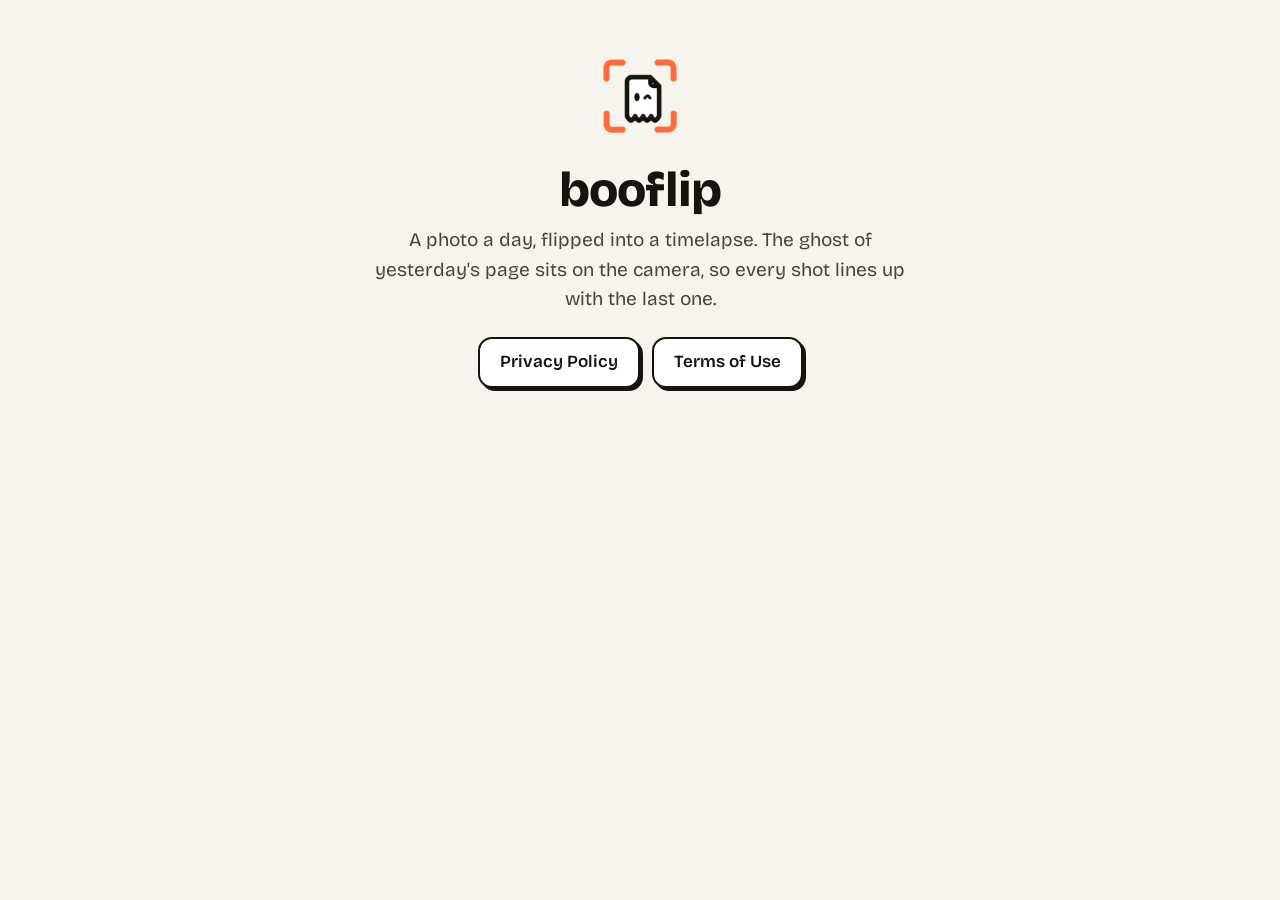
<file: index.html>
<!doctype html>
<html lang="en">
<head>
  <meta charset="utf-8">
  <meta name="viewport" content="width=device-width, initial-scale=1">
  <title>Booflip</title>
  <meta name="description" content="Booflip turns a photo a day into a flipbook. Every shot lines up with the last one.">
  <link rel="icon" href="ghost.png">
  <link rel="stylesheet" href="style.css">
</head>
<body>
  <main class="wrap">
    <section class="hero">
      <img src="ghost.png" alt="">
      <h1>booflip</h1>
      <p>A photo a day, flipped into a timelapse. The ghost of yesterday's page sits on the camera, so every shot lines up with the last one.</p>
      <div class="links">
        <a class="chip" href="privacy/">Privacy Policy</a>
        <a class="chip" href="terms/">Terms of Use</a>
      </div>
    </section>
  </main>
</body>
</html>
</file>
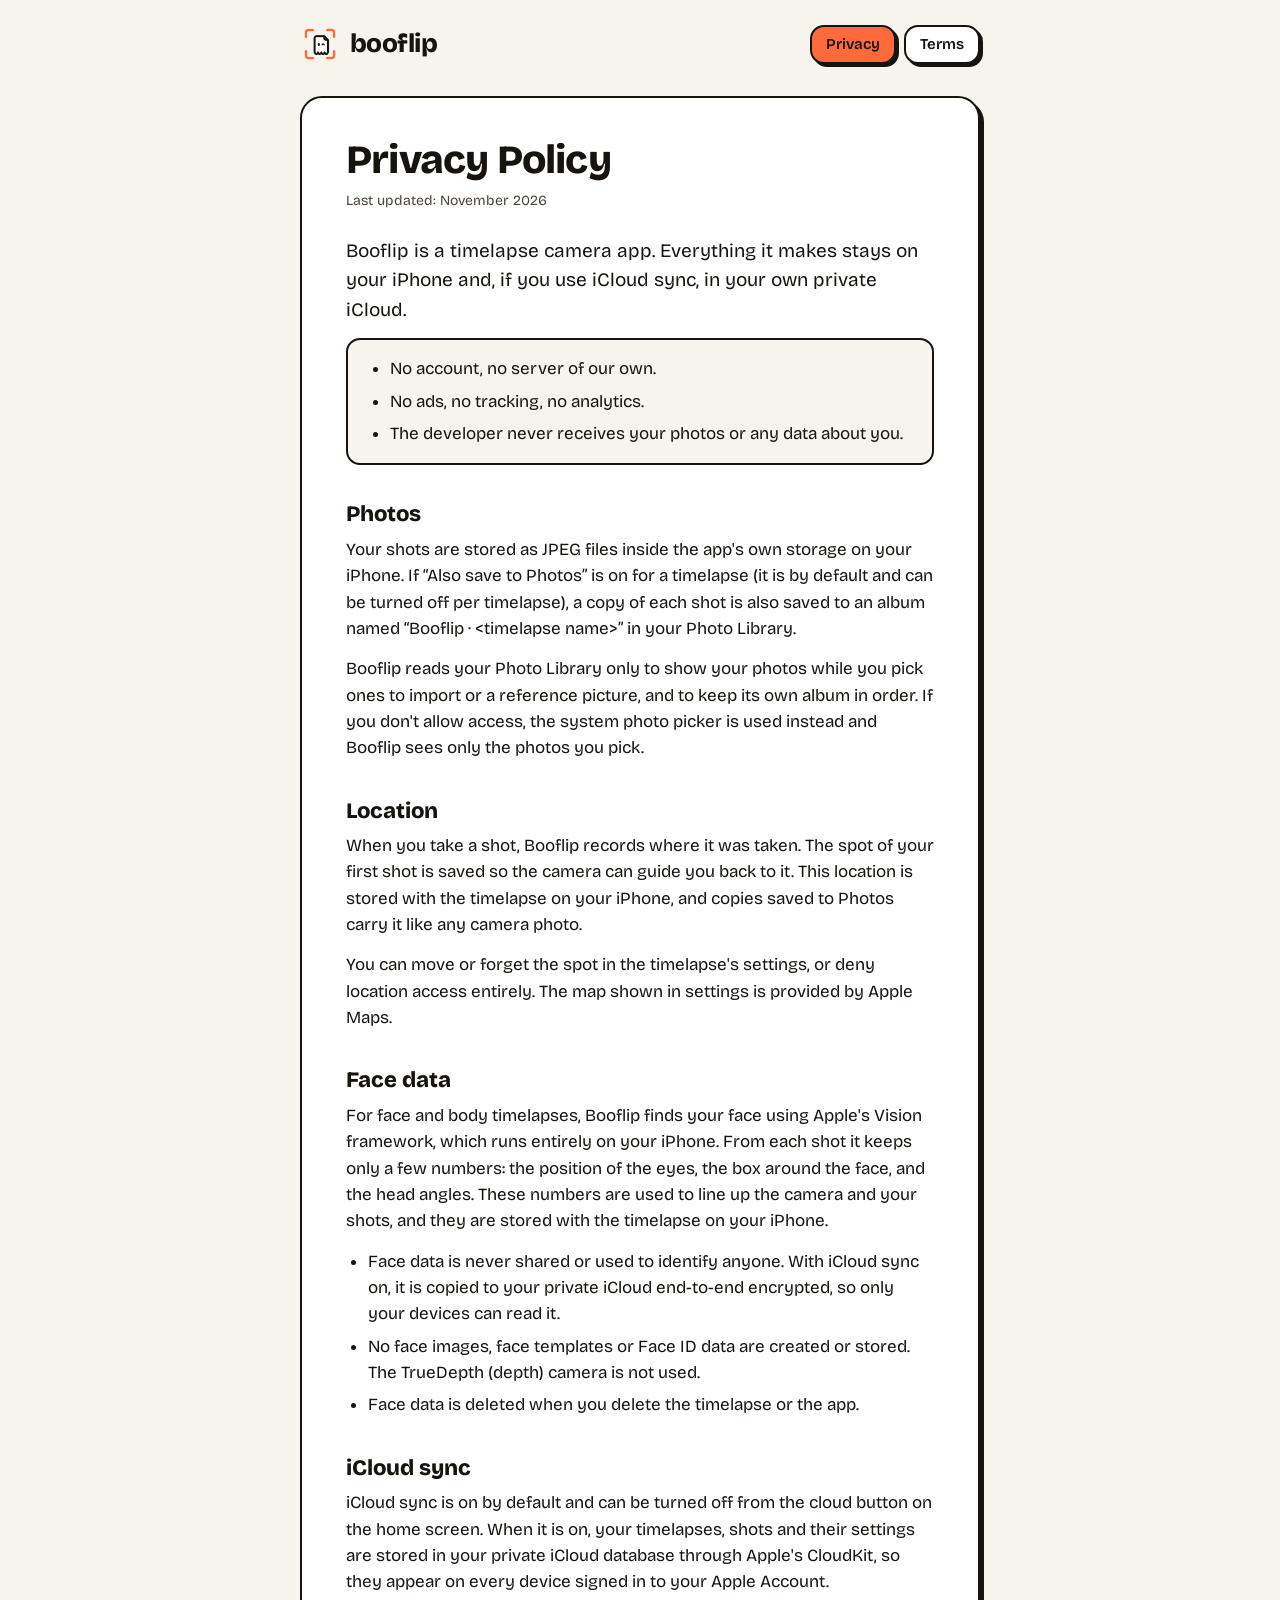
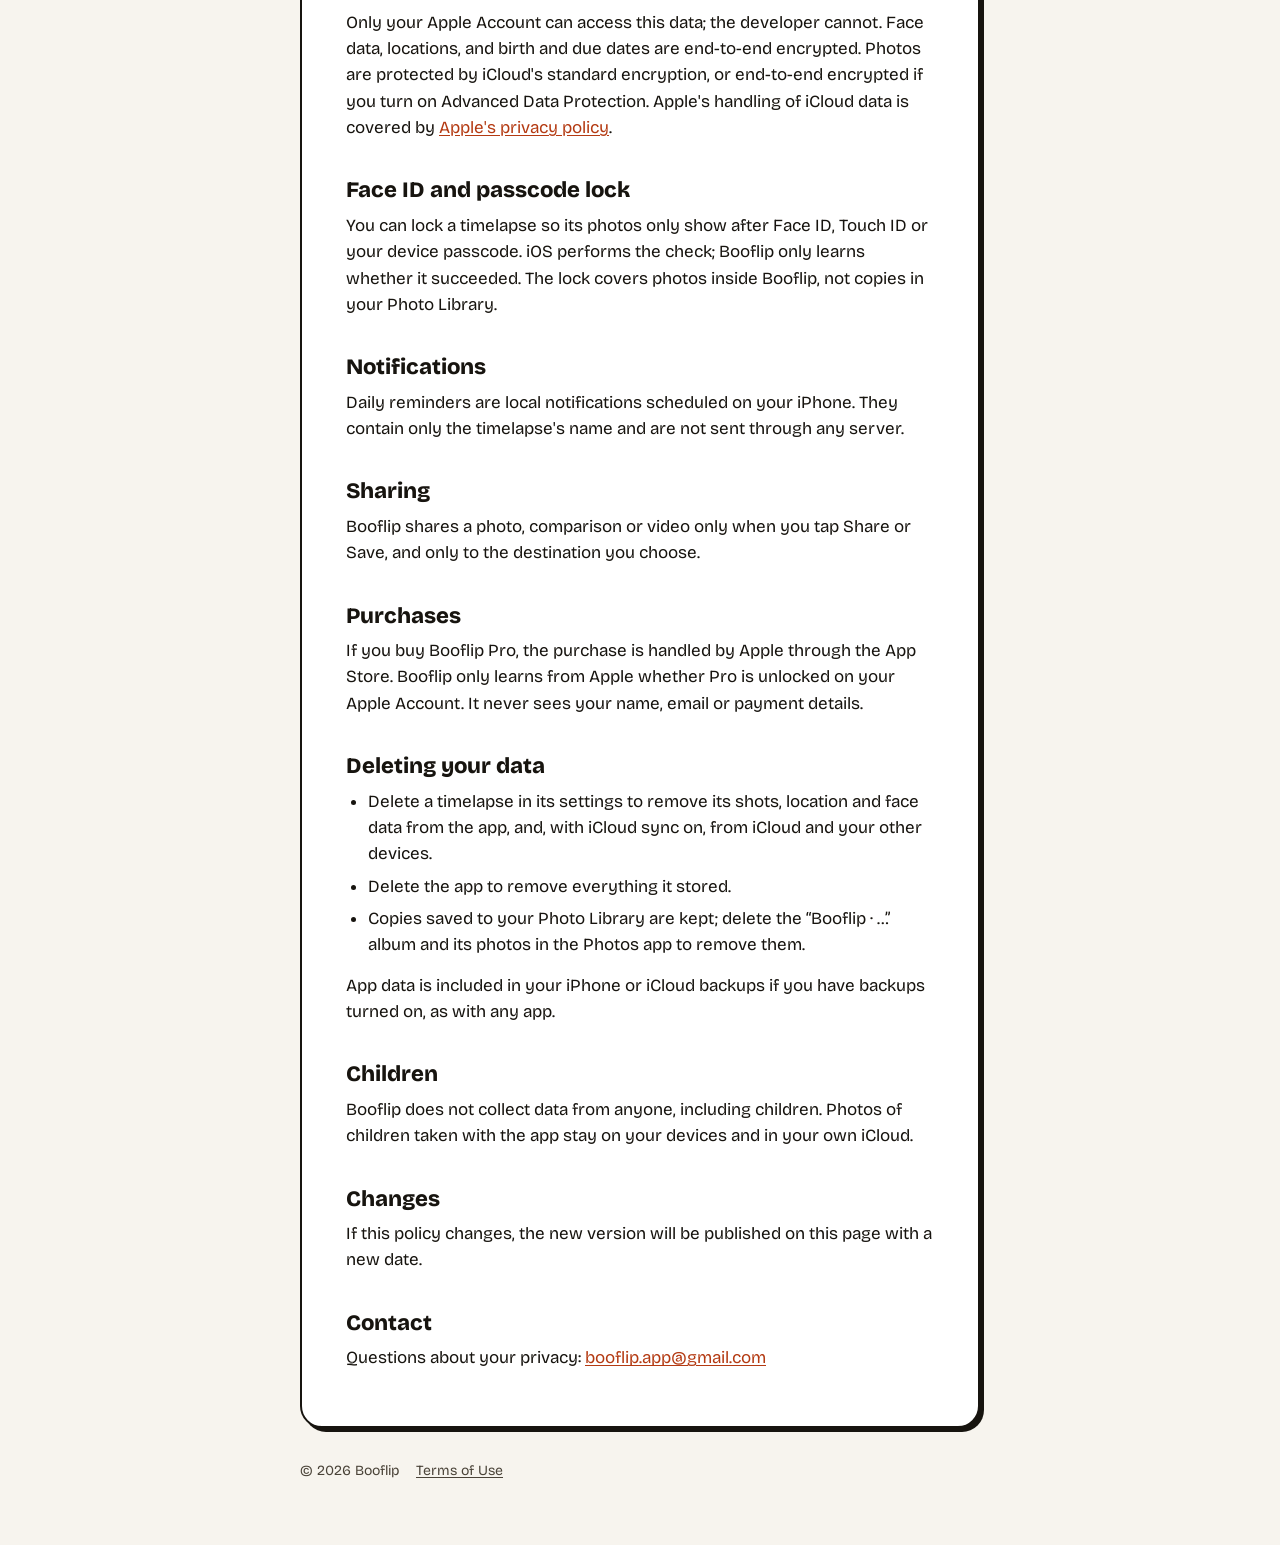
<file: privacy/index.html>
<!doctype html>
<html lang="en">
<head>
  <meta charset="utf-8">
  <meta name="viewport" content="width=device-width, initial-scale=1">
  <title>Booflip Privacy Policy</title>
  <meta name="description" content="Booflip keeps your photos on your iPhone and in your own iCloud. No account, no ads, no tracking, no analytics.">
  <link rel="icon" href="../ghost.png">
  <link rel="stylesheet" href="../style.css">
</head>
<body>
  <div class="wrap">
    <header class="site">
      <a class="brand" href="../"><img src="../ghost.png" alt="">booflip</a>
      <nav class="site">
        <a class="chip" href="./" aria-current="page">Privacy</a>
        <a class="chip" href="../terms/">Terms</a>
      </nav>
    </header>

    <main class="card">
      <!-- Keep in sync with PRIVACY.md at the root of the app repo. -->
      <h1>Privacy Policy</h1>
      <p class="updated">Last updated: November 2026</p>

      <p class="lede">Booflip is a timelapse camera app. Everything it makes stays on your iPhone and, if you use iCloud sync, in your own private iCloud.</p>

      <div class="summary">
        <ul>
          <li>No account, no server of our own.</li>
          <li>No ads, no tracking, no analytics.</li>
          <li>The developer never receives your photos or any data about you.</li>
        </ul>
      </div>

      <h2>Photos</h2>
      <p>Your shots are stored as JPEG files inside the app's own storage on your iPhone. If “Also save to Photos” is on for a timelapse (it is by default and can be turned off per timelapse), a copy of each shot is also saved to an album named “Booflip · &lt;timelapse name&gt;” in your Photo Library.</p>
      <p>Booflip reads your Photo Library only to show your photos while you pick ones to import or a reference picture, and to keep its own album in order. If you don't allow access, the system photo picker is used instead and Booflip sees only the photos you pick.</p>

      <h2>Location</h2>
      <p>When you take a shot, Booflip records where it was taken. The spot of your first shot is saved so the camera can guide you back to it. This location is stored with the timelapse on your iPhone, and copies saved to Photos carry it like any camera photo.</p>
      <p>You can move or forget the spot in the timelapse's settings, or deny location access entirely. The map shown in settings is provided by Apple Maps.</p>

      <h2>Face data</h2>
      <p>For face and body timelapses, Booflip finds your face using Apple's Vision framework, which runs entirely on your iPhone. From each shot it keeps only a few numbers: the position of the eyes, the box around the face, and the head angles. These numbers are used to line up the camera and your shots, and they are stored with the timelapse on your iPhone.</p>
      <ul>
        <li>Face data is never shared or used to identify anyone. With iCloud sync on, it is copied to your private iCloud end-to-end encrypted, so only your devices can read it.</li>
        <li>No face images, face templates or Face ID data are created or stored. The TrueDepth (depth) camera is not used.</li>
        <li>Face data is deleted when you delete the timelapse or the app.</li>
      </ul>

      <h2>iCloud sync</h2>
      <p>iCloud sync is on by default and can be turned off from the cloud button on the home screen. When it is on, your timelapses, shots and their settings are stored in your private iCloud database through Apple's CloudKit, so they appear on every device signed in to your Apple Account.</p>
      <p>Only your Apple Account can access this data; the developer cannot. Face data, locations, and birth and due dates are end-to-end encrypted. Photos are protected by iCloud's standard encryption, or end-to-end encrypted if you turn on Advanced Data Protection. Apple's handling of iCloud data is covered by <a href="https://www.apple.com/legal/privacy/">Apple's privacy policy</a>.</p>

      <h2>Face ID and passcode lock</h2>
      <p>You can lock a timelapse so its photos only show after Face ID, Touch ID or your device passcode. iOS performs the check; Booflip only learns whether it succeeded. The lock covers photos inside Booflip, not copies in your Photo Library.</p>

      <h2>Notifications</h2>
      <p>Daily reminders are local notifications scheduled on your iPhone. They contain only the timelapse's name and are not sent through any server.</p>

      <h2>Sharing</h2>
      <p>Booflip shares a photo, comparison or video only when you tap Share or Save, and only to the destination you choose.</p>

      <h2>Purchases</h2>
      <p>If you buy Booflip Pro, the purchase is handled by Apple through the App Store. Booflip only learns from Apple whether Pro is unlocked on your Apple Account. It never sees your name, email or payment details.</p>

      <h2>Deleting your data</h2>
      <ul>
        <li>Delete a timelapse in its settings to remove its shots, location and face data from the app, and, with iCloud sync on, from iCloud and your other devices.</li>
        <li>Delete the app to remove everything it stored.</li>
        <li>Copies saved to your Photo Library are kept; delete the “Booflip · …” album and its photos in the Photos app to remove them.</li>
      </ul>
      <p>App data is included in your iPhone or iCloud backups if you have backups turned on, as with any app.</p>

      <h2>Children</h2>
      <p>Booflip does not collect data from anyone, including children. Photos of children taken with the app stay on your devices and in your own iCloud.</p>

      <h2>Changes</h2>
      <p>If this policy changes, the new version will be published on this page with a new date.</p>

      <h2>Contact</h2>
      <p>Questions about your privacy: <a href="mailto:booflip.app@gmail.com">booflip.app@gmail.com</a></p>
    </main>

    <footer class="site">
      <span>© 2026 Booflip</span>
      <a href="../terms/">Terms of Use</a>
    </footer>
  </div>
</body>
</html>
</file>
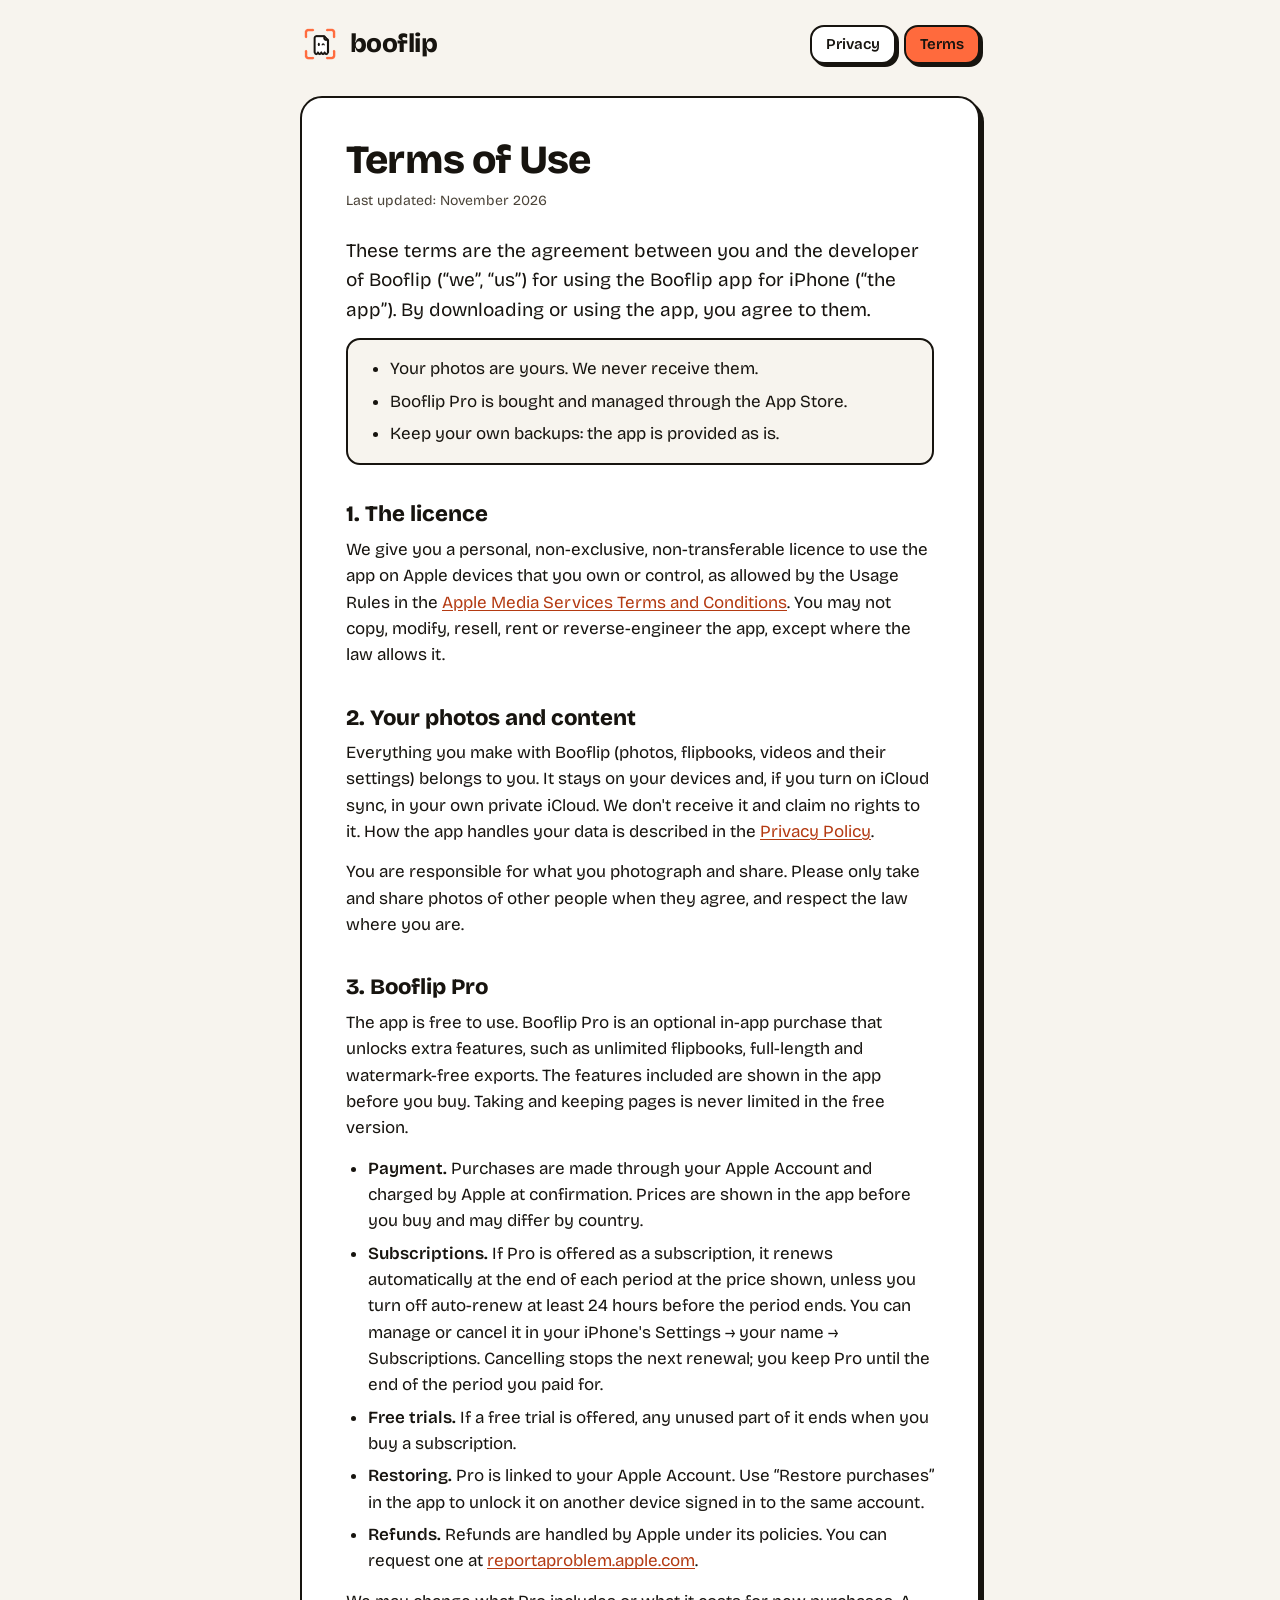
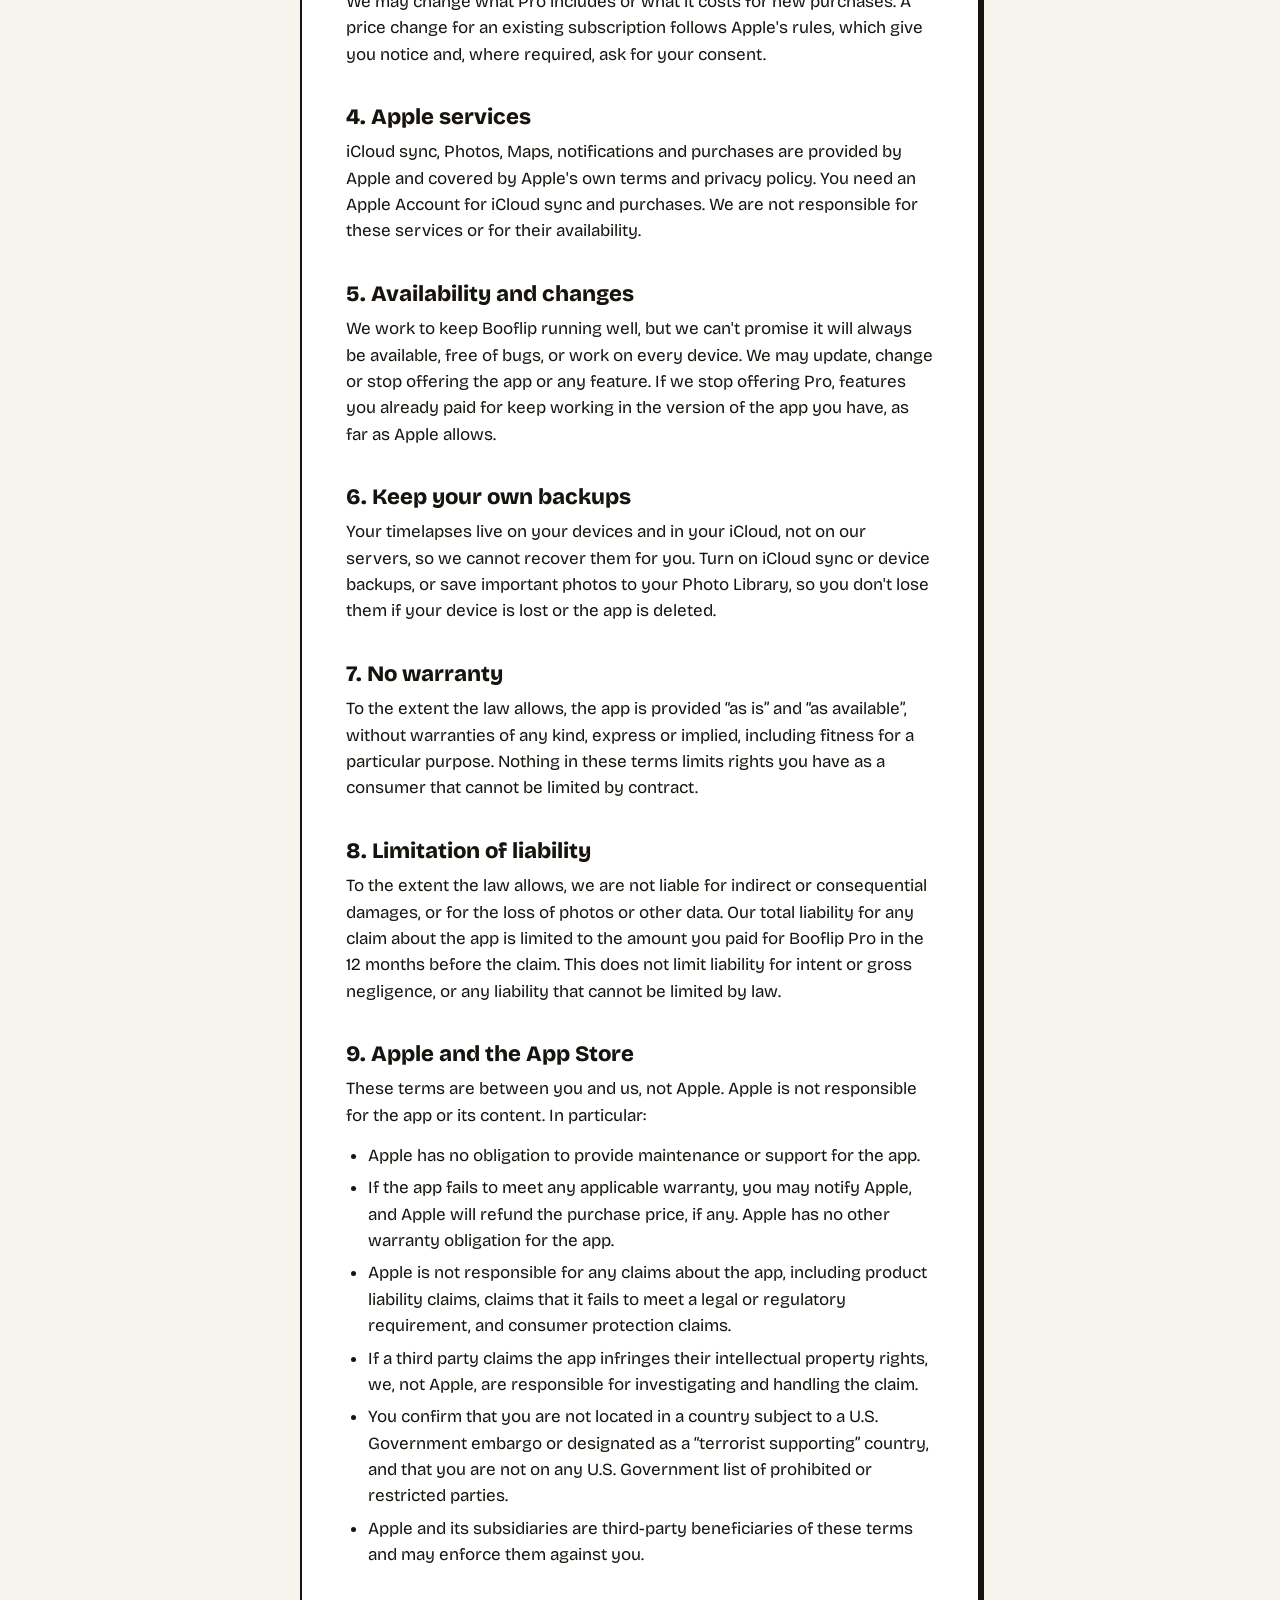
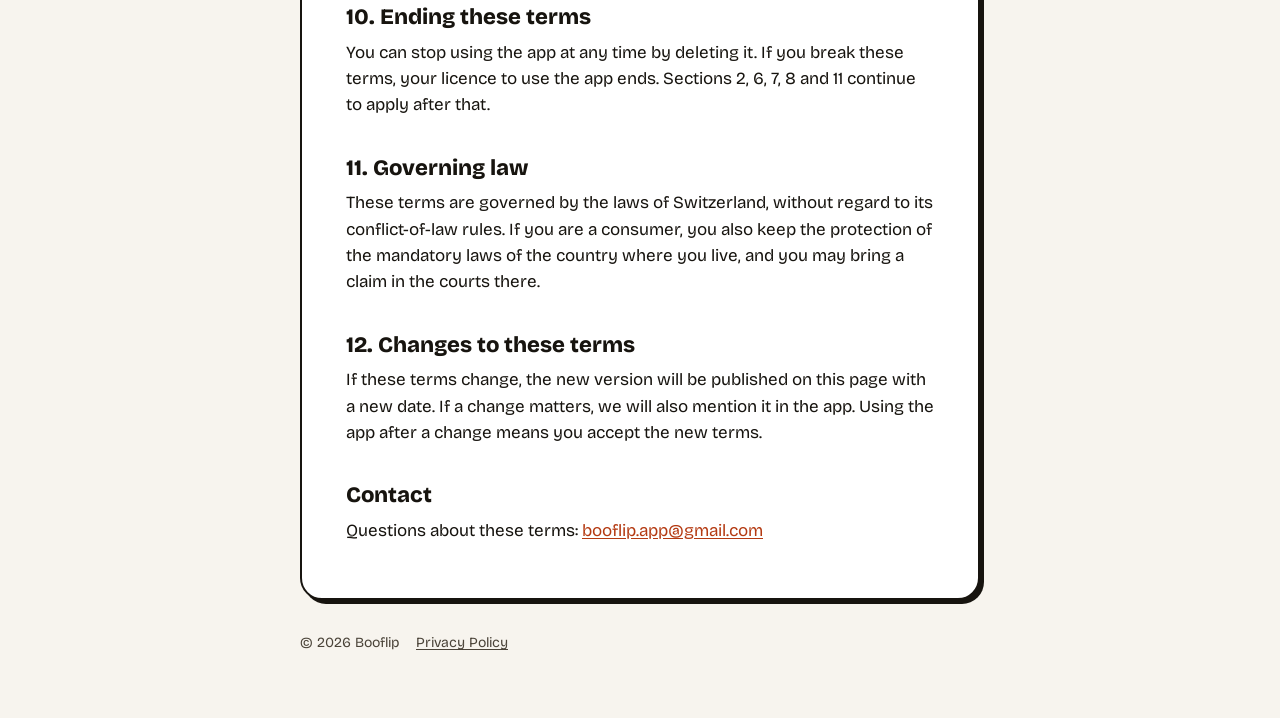
<file: terms/index.html>
<!doctype html>
<html lang="en">
<head>
  <meta charset="utf-8">
  <meta name="viewport" content="width=device-width, initial-scale=1">
  <title>Booflip Terms of Use</title>
  <meta name="description" content="The terms for using the Booflip app and Booflip Pro.">
  <link rel="icon" href="../ghost.png">
  <link rel="stylesheet" href="../style.css">
</head>
<body>
  <div class="wrap">
    <header class="site">
      <a class="brand" href="../"><img src="../ghost.png" alt="">booflip</a>
      <nav class="site">
        <a class="chip" href="../privacy/">Privacy</a>
        <a class="chip" href="./" aria-current="page">Terms</a>
      </nav>
    </header>

    <main class="card">
      <h1>Terms of Use</h1>
      <p class="updated">Last updated: November 2026</p>

      <p class="lede">These terms are the agreement between you and the developer of Booflip (“we”, “us”) for using the Booflip app for iPhone (“the app”). By downloading or using the app, you agree to them.</p>

      <div class="summary">
        <ul>
          <li>Your photos are yours. We never receive them.</li>
          <li>Booflip Pro is bought and managed through the App Store.</li>
          <li>Keep your own backups: the app is provided as is.</li>
        </ul>
      </div>

      <h2>1. The licence</h2>
      <p>We give you a personal, non-exclusive, non-transferable licence to use the app on Apple devices that you own or control, as allowed by the Usage Rules in the <a href="https://www.apple.com/legal/internet-services/itunes/">Apple Media Services Terms and Conditions</a>. You may not copy, modify, resell, rent or reverse-engineer the app, except where the law allows it.</p>

      <h2>2. Your photos and content</h2>
      <p>Everything you make with Booflip (photos, flipbooks, videos and their settings) belongs to you. It stays on your devices and, if you turn on iCloud sync, in your own private iCloud. We don't receive it and claim no rights to it. How the app handles your data is described in the <a href="../privacy/">Privacy Policy</a>.</p>
      <p>You are responsible for what you photograph and share. Please only take and share photos of other people when they agree, and respect the law where you are.</p>

      <h2>3. Booflip Pro</h2>
      <p>The app is free to use. Booflip Pro is an optional in-app purchase that unlocks extra features, such as unlimited flipbooks, full-length and watermark-free exports. The features included are shown in the app before you buy. Taking and keeping pages is never limited in the free version.</p>
      <ul>
        <li><strong>Payment.</strong> Purchases are made through your Apple Account and charged by Apple at confirmation. Prices are shown in the app before you buy and may differ by country.</li>
        <li><strong>Subscriptions.</strong> If Pro is offered as a subscription, it renews automatically at the end of each period at the price shown, unless you turn off auto-renew at least 24 hours before the period ends. You can manage or cancel it in your iPhone's Settings → your name → Subscriptions. Cancelling stops the next renewal; you keep Pro until the end of the period you paid for.</li>
        <li><strong>Free trials.</strong> If a free trial is offered, any unused part of it ends when you buy a subscription.</li>
        <li><strong>Restoring.</strong> Pro is linked to your Apple Account. Use “Restore purchases” in the app to unlock it on another device signed in to the same account.</li>
        <li><strong>Refunds.</strong> Refunds are handled by Apple under its policies. You can request one at <a href="https://reportaproblem.apple.com">reportaproblem.apple.com</a>.</li>
      </ul>
      <p>We may change what Pro includes or what it costs for new purchases. A price change for an existing subscription follows Apple's rules, which give you notice and, where required, ask for your consent.</p>

      <h2>4. Apple services</h2>
      <p>iCloud sync, Photos, Maps, notifications and purchases are provided by Apple and covered by Apple's own terms and privacy policy. You need an Apple Account for iCloud sync and purchases. We are not responsible for these services or for their availability.</p>

      <h2>5. Availability and changes</h2>
      <p>We work to keep Booflip running well, but we can't promise it will always be available, free of bugs, or work on every device. We may update, change or stop offering the app or any feature. If we stop offering Pro, features you already paid for keep working in the version of the app you have, as far as Apple allows.</p>

      <h2>6. Keep your own backups</h2>
      <p>Your timelapses live on your devices and in your iCloud, not on our servers, so we cannot recover them for you. Turn on iCloud sync or device backups, or save important photos to your Photo Library, so you don't lose them if your device is lost or the app is deleted.</p>

      <h2>7. No warranty</h2>
      <p>To the extent the law allows, the app is provided “as is” and “as available”, without warranties of any kind, express or implied, including fitness for a particular purpose. Nothing in these terms limits rights you have as a consumer that cannot be limited by contract.</p>

      <h2>8. Limitation of liability</h2>
      <p>To the extent the law allows, we are not liable for indirect or consequential damages, or for the loss of photos or other data. Our total liability for any claim about the app is limited to the amount you paid for Booflip Pro in the 12 months before the claim. This does not limit liability for intent or gross negligence, or any liability that cannot be limited by law.</p>

      <h2>9. Apple and the App Store</h2>
      <p>These terms are between you and us, not Apple. Apple is not responsible for the app or its content. In particular:</p>
      <ul>
        <li>Apple has no obligation to provide maintenance or support for the app.</li>
        <li>If the app fails to meet any applicable warranty, you may notify Apple, and Apple will refund the purchase price, if any. Apple has no other warranty obligation for the app.</li>
        <li>Apple is not responsible for any claims about the app, including product liability claims, claims that it fails to meet a legal or regulatory requirement, and consumer protection claims.</li>
        <li>If a third party claims the app infringes their intellectual property rights, we, not Apple, are responsible for investigating and handling the claim.</li>
        <li>You confirm that you are not located in a country subject to a U.S. Government embargo or designated as a “terrorist supporting” country, and that you are not on any U.S. Government list of prohibited or restricted parties.</li>
        <li>Apple and its subsidiaries are third-party beneficiaries of these terms and may enforce them against you.</li>
      </ul>

      <h2>10. Ending these terms</h2>
      <p>You can stop using the app at any time by deleting it. If you break these terms, your licence to use the app ends. Sections 2, 6, 7, 8 and 11 continue to apply after that.</p>

      <h2>11. Governing law</h2>
      <p>These terms are governed by the laws of Switzerland, without regard to its conflict-of-law rules. If you are a consumer, you also keep the protection of the mandatory laws of the country where you live, and you may bring a claim in the courts there.</p>

      <h2>12. Changes to these terms</h2>
      <p>If these terms change, the new version will be published on this page with a new date. If a change matters, we will also mention it in the app. Using the app after a change means you accept the new terms.</p>

      <h2>Contact</h2>
      <p>Questions about these terms: <a href="mailto:booflip.app@gmail.com">booflip.app@gmail.com</a></p>
    </main>

    <footer class="site">
      <span>© 2026 Booflip</span>
      <a href="../privacy/">Privacy Policy</a>
    </footer>
  </div>
</body>
</html>
</file>
<file: style.css>
/* Booflip site. Values mirror Ghostlapse/App/Theme.swift (see DESIGN.md). */

@font-face { font-family: "Bricolage Grotesque"; src: url("fonts/BricolageGrotesque-Regular.ttf") format("truetype"); font-weight: 400; font-display: swap; }
@font-face { font-family: "Bricolage Grotesque"; src: url("fonts/BricolageGrotesque-SemiBold.ttf") format("truetype"); font-weight: 600; font-display: swap; }
@font-face { font-family: "Bricolage Grotesque"; src: url("fonts/BricolageGrotesque-ExtraBold.ttf") format("truetype"); font-weight: 800; font-display: swap; }

:root {
  --paper: #F7F4EE;      /* Theme.paper */
  --ink: #17140F;        /* Theme.ink */
  --ink-soft: #4A4338;   /* Theme.inkSoft */
  --card: #FFFFFF;       /* Theme.card */
  --accent: #FF6A3D;     /* Theme.accent, fills only */
  --accent-ink: #B43A12; /* Theme.accentInk, text on paper */
  --stroke: 2px;         /* Theme.strokeWidth */
  --shadow: 4px;         /* Theme.ShadowOffset.sticker */
  --shadow-button: 3px;  /* Theme.ShadowOffset.button */
  --radius-md: 14px;     /* Theme.Radius.md */
  --radius-card: 22px;   /* Theme.Radius.card */
}

* { box-sizing: border-box; }

html { -webkit-text-size-adjust: 100%; }

body {
  margin: 0;
  background: var(--paper);
  color: var(--ink);
  font-family: "Bricolage Grotesque", -apple-system, "Hiragino Sans", "PingFang SC", system-ui, sans-serif;
  font-size: 17px;
  line-height: 1.55;
}

.wrap { max-width: 720px; margin: 0 auto; padding: 24px 20px 64px; }

/* Header */
.brand {
  display: inline-flex; align-items: center; gap: 10px;
  color: var(--ink); text-decoration: none;
  font-weight: 800; font-size: 26px; letter-spacing: -0.02em;
}
.brand img { width: 40px; height: 40px; }
header.site { display: flex; align-items: center; justify-content: space-between; gap: 16px; flex-wrap: wrap; margin-bottom: 32px; }
nav.site { display: flex; gap: 8px; flex-wrap: wrap; }

/* Sticker chips and buttons */
.chip {
  display: inline-block;
  padding: 6px 14px;
  background: var(--card);
  color: var(--ink);
  border: var(--stroke) solid var(--ink);
  border-radius: var(--radius-md);
  box-shadow: var(--shadow-button) var(--shadow-button) 0 var(--ink);
  font-weight: 600; font-size: 15px; text-decoration: none;
  transition: transform .08s, box-shadow .08s;
}
.chip:hover { transform: translate(1px, 1px); box-shadow: 2px 2px 0 var(--ink); }
.chip:active { transform: translate(var(--shadow-button), var(--shadow-button)); box-shadow: 0 0 0 var(--ink); }
.chip[aria-current="page"] { background: var(--accent); }

/* Page card */
.card {
  background: var(--card);
  border: var(--stroke) solid var(--ink);
  border-radius: var(--radius-card);
  box-shadow: var(--shadow) var(--shadow) 0 var(--ink);
  padding: 28px 24px;
}
@media (min-width: 600px) { .card { padding: 40px 44px; } }

h1 { font-weight: 800; font-size: 40px; line-height: 1.1; letter-spacing: -0.02em; margin: 0 0 8px; }
h2 { font-weight: 800; font-size: 22px; line-height: 1.25; margin: 36px 0 8px; }
h3 { font-weight: 600; font-size: 17px; margin: 24px 0 4px; }
p, ul, ol { margin: 0 0 14px; }
ul, ol { padding-left: 22px; }
li { margin-bottom: 6px; }
a { color: var(--accent-ink); text-underline-offset: 2px; }
strong { font-weight: 600; }

.updated { color: var(--ink-soft); font-size: 14px; margin-bottom: 24px; }
.lede { font-size: 19px; }

/* The short version, as a sticker */
.summary {
  background: var(--paper);
  border: var(--stroke) solid var(--ink);
  border-radius: var(--radius-md);
  padding: 16px 20px;
  margin: 0 0 8px;
}
.summary ul { margin: 0; }
.summary li:last-child { margin-bottom: 0; }


hr { border: 0; border-top: var(--stroke) dashed var(--ink); margin: 36px 0; opacity: .25; }

footer.site { margin-top: 32px; color: var(--ink-soft); font-size: 14px; display: flex; gap: 16px; flex-wrap: wrap; }
footer.site a { color: var(--ink-soft); }

/* Home */
.hero { text-align: center; padding: 24px 0 8px; }
.hero img { width: 96px; height: 96px; }
.hero h1 { font-size: 48px; margin-top: 12px; }
.hero p { color: var(--ink-soft); font-size: 19px; max-width: 30em; margin: 0 auto 24px; }
.links { display: flex; gap: 12px; justify-content: center; flex-wrap: wrap; }
.links .chip { font-size: 17px; padding: 10px 20px; }
</file>
